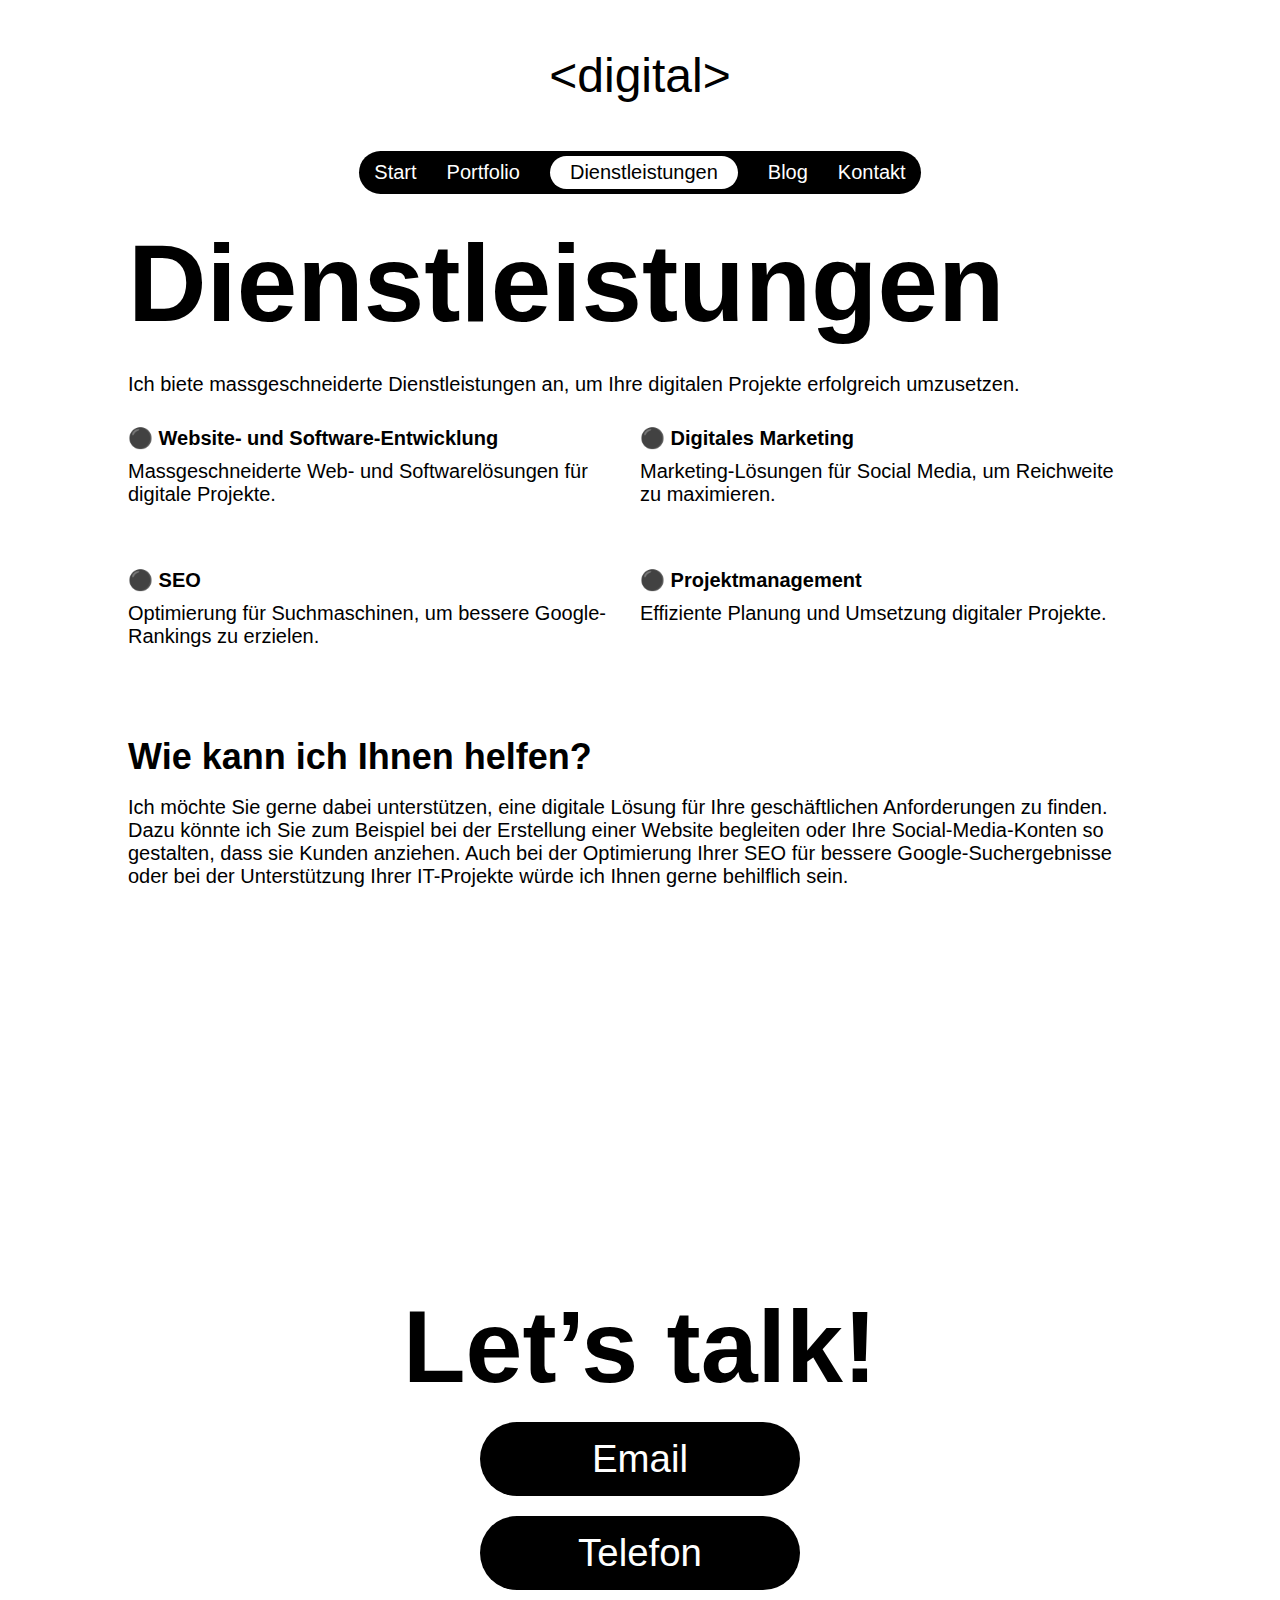
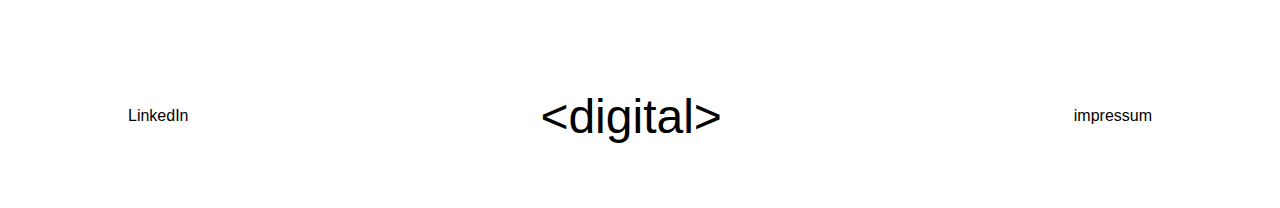
<file: pages/dienstleistungen.html>
<!DOCTYPE html>
<html lang="de">

<head>
    <meta charset="UTF-8">
    <meta name="viewport" content="width=device-width, initial-scale=1.0">
    <title>Dienstleistungen - digital</title>
    <link rel="stylesheet" href="/css/styles.css">
</head>

<body>

    <header>
        <div class="logo">
            <p>&lt;digital&gt;</p>
        </div>
        <div class="nav">
            <div class="hamburger">
                &#9776; <!-- Hamburger icon -->
            </div>
            <ul class="nav-links">
                <li><a href="/index.html">Start</a></li>
                <li><a href="/pages/portfolio.html">Portfolio</a></li>
                <li><a href="/pages/dienstleistungen.html" class="active">Dienstleistungen</a></li>
                <li><a href="/pages/blog.html">Blog</a></li>
                <li><a href="/pages/kontakt.html">Kontakt</a></li>
            </ul>
        </div>
    </header>

    <div class="services-section">
        <h1>Dienstleistungen</h1>
        <p>Ich biete massgeschneiderte Dienstleistungen an, um Ihre digitalen Projekte erfolgreich umzusetzen.</p>
        <div class="services-container">
            <div class="services-item">
                <h4>⚫ Website- und Software-Entwicklung</h4>
                <p>Massgeschneiderte Web- und Softwarelösungen für digitale Projekte.</p>
            </div>
            <div class="services-item">
                <h4>⚫ Digitales Marketing</h4>
                <p>Marketing-Lösungen für Social Media, um Reichweite zu maximieren.</p>
            </div>
            <div class="services-item">
                <h4>⚫ SEO</h4>
                <p>Optimierung für Suchmaschinen, um bessere Google-Rankings zu erzielen.</p>
            </div>
            <div class="services-item">
                <h4>⚫ Projektmanagement</h4>
                <p>Effiziente Planung und Umsetzung digitaler Projekte.</p>
            </div>
        </div>
    </div>

    <div class="video-section">
        <h3>Wie kann ich Ihnen helfen?</h3>
        <div class="video-container">
            <p>Ich möchte Sie gerne dabei unterstützen, eine digitale Lösung für Ihre 
                geschäftlichen Anforderungen zu finden. Dazu könnte ich Sie zum Beispiel 
                bei der Erstellung einer Website begleiten oder Ihre Social-Media-Konten
                 so gestalten, dass sie Kunden anziehen. Auch bei der Optimierung Ihrer
                  SEO für bessere Google-Suchergebnisse oder bei der Unterstützung Ihrer
                   IT-Projekte würde ich Ihnen gerne behilflich sein.</p>
            <div class="video-frame">
                <iframe src="https://www.youtube.com/embed/S7kyyKerAog?si=_Fq66MNBcHLivDIm"
                    title="YouTube Video" frameborder="0"
                    allow="accelerometer; autoplay; clipboard-write; encrypted-media; gyroscope; 
                    picture-in-picture; web-share"
                    referrerpolicy="strict-origin-when-cross-origin" allowfullscreen>
                </iframe>
            </div>
        </div>
    </div>

    <div class="contact-section">
        <p>Let’s talk!</p>
        <div class="contact-buttons-block">
            <button onclick="window.location.href='mailto:hello@digital.ch';">Email</button>
            <button onclick="window.location.href='tel:+41 79 123 45 67';">Telefon</button>
        </div>
    </div>

    <footer>
        <div>
            <a href="https://www.linkedin.com/school/ict-berufsbildung-schweiz/" target="_blank"
                class="footer-link">LinkedIn</a>
        </div>
        <div class="logo">
            <p>&lt;digital&gt;</p>
        </div>
        <div>
            <!-- Trigger/Open The Modal -->
            <p id="myBtn" class="footer-link">impressum</p>
        </div>
    </footer>

    <div id="modal-container"></div>

    <script src="/js/scripts.js"></script>

</body>

</html>
</file>
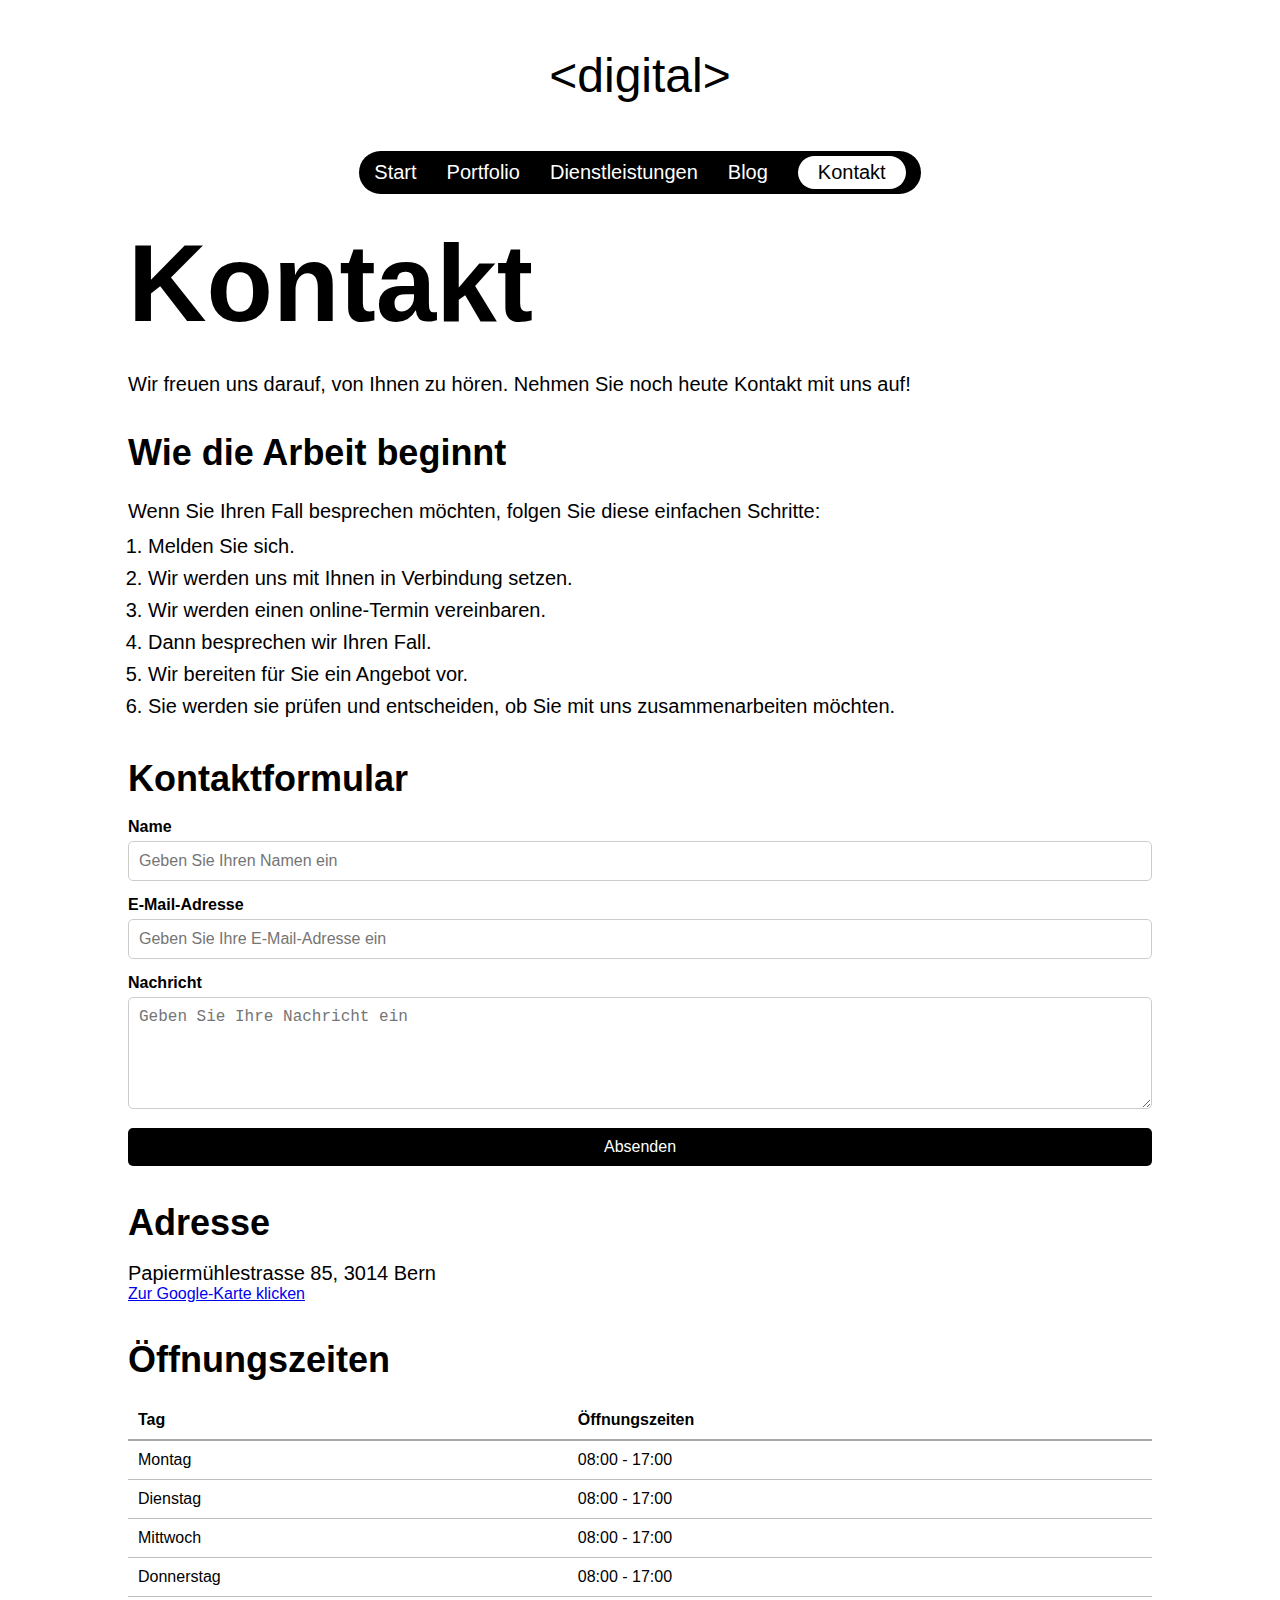
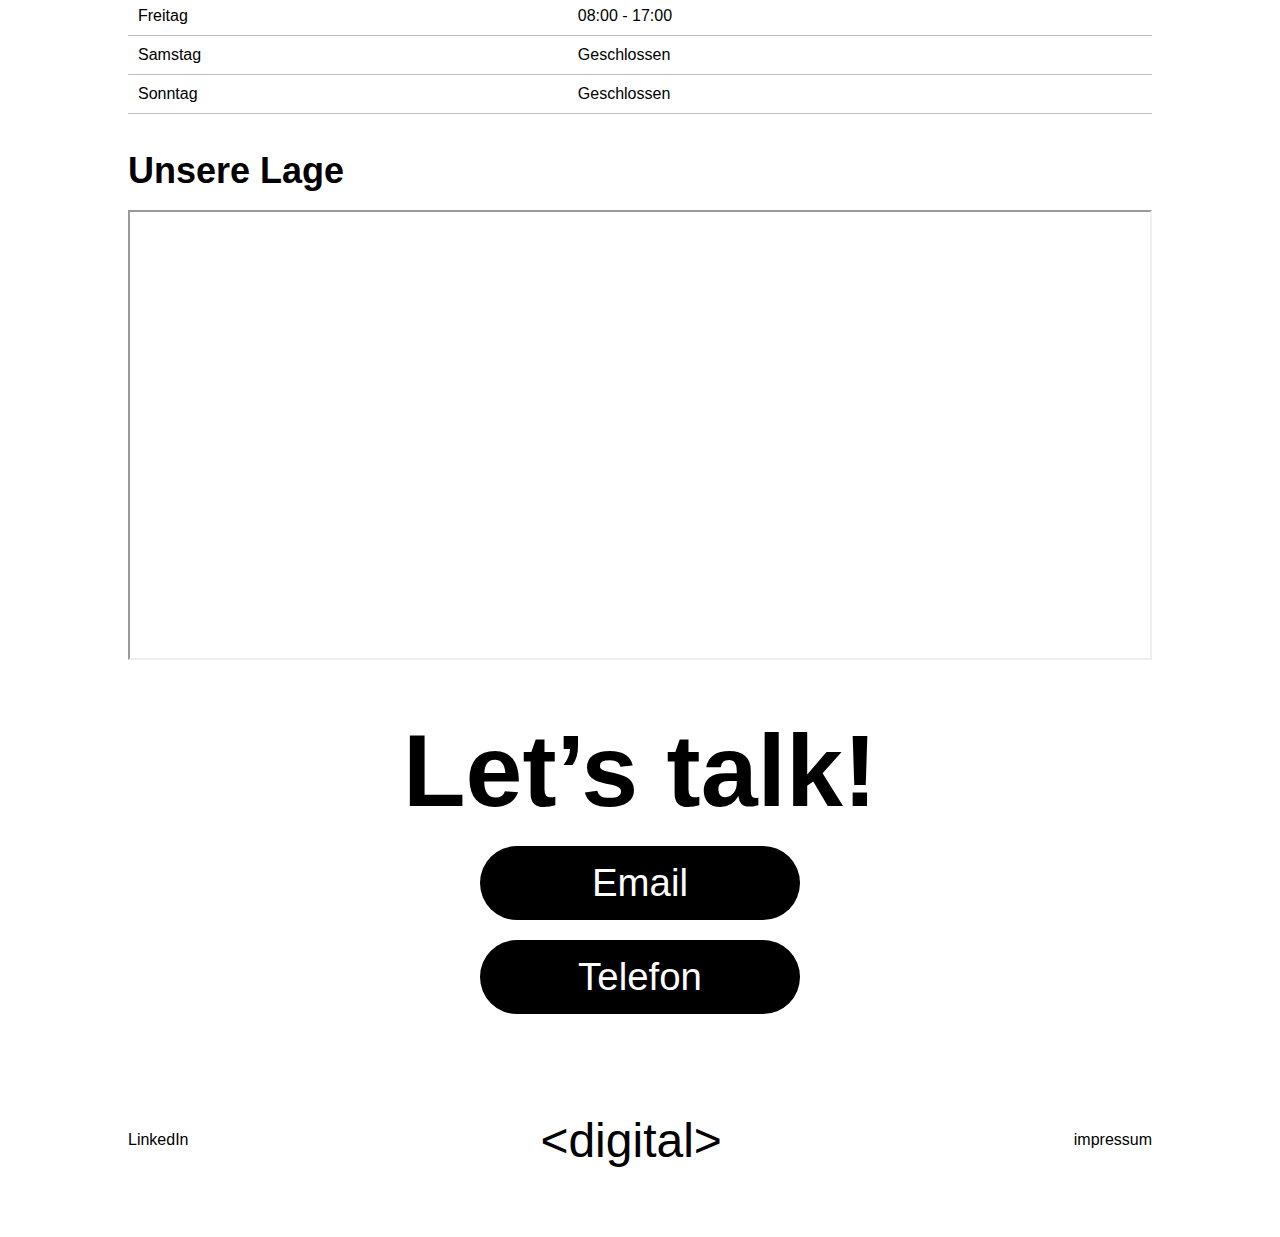
<file: pages/kontakt.html>
<!DOCTYPE html>
<html lang="de">

<head>
    <meta charset="UTF-8">
    <meta name="viewport" content="width=device-width, initial-scale=1.0">
    <title>Kontakt - digital</title>
    <link rel="stylesheet" href="/css/styles.css">
</head>

<body>

    <header>
        <div class="logo">
            <p>&lt;digital&gt;</p>
        </div>
        <div class="nav">
            <div class="hamburger">
                &#9776; <!-- Hamburger icon -->
            </div>
            <ul class="nav-links">
                <li><a href="/index.html">Start</a></li>
                <li><a href="/pages/portfolio.html">Portfolio</a></li>
                <li><a href="/pages/dienstleistungen.html">Dienstleistungen</a></li>
                <li><a href="/pages/blog.html">Blog</a></li>
                <li><a href="/pages/kontakt.html" class="active">Kontakt</a></li>
            </ul>
        </div>
    </header>

    <div>
        <h1>Kontakt</h1>
        <p>Wir freuen uns darauf, von Ihnen zu hören.
            Nehmen Sie noch heute Kontakt mit uns auf!</p>

        <div class="how-the-work-begins">
            <h2>Wie die Arbeit beginnt</h2>
            <p>Wenn Sie Ihren Fall besprechen möchten, folgen Sie diese einfachen
                Schritte:</p>
            <ol>
                <li>Melden Sie sich.</li>
                <li>Wir werden uns mit Ihnen in Verbindung setzen.</li>
                <li>Wir werden einen online-Termin vereinbaren.</li>
                <li>Dann besprechen wir Ihren Fall.</li>
                <li>Wir bereiten für Sie ein Angebot vor.</li>
                <li>Sie werden sie prüfen und entscheiden, ob Sie
                    mit uns zusammenarbeiten möchten.</li>
            </ol>
        </div>

        <div class="contact-form">
            <h3>Kontaktformular</h3>
            <form id="contactForm">
                <div class="form-group">
                    <label for="name">Name</label>
                    <input type="text" id="name" name="name" placeholder="Geben Sie Ihren Namen ein" required>
                    <div class="error" id="nameError"></div>
                </div>

                <div class="form-group">
                    <label for="email">E-Mail-Adresse</label>
                    <input type="email" id="email" name="email" placeholder="Geben Sie Ihre E-Mail-Adresse ein"
                        required>
                    <div class="error" id="emailError"></div>
                </div>

                <div class="form-group">
                    <label for="message">Nachricht</label>
                    <textarea id="message" name="message" placeholder="Geben Sie Ihre Nachricht ein" rows="5"
                        required></textarea>
                    <div class="error" id="messageError"></div>
                </div>

                <button type="submit">Absenden</button>
            </form>
        </div>

        <div>
            <h3>Adresse</h3>
            <p>Papiermühlestrasse 85, 3014 Bern</p>
            <a href="https://maps.app.goo.gl/fXB7u3vDoac2awaE9" target="_blank" rel="noopener noreferrer">Zur
                Google-Karte klicken</a>
        </div>

        <div>
            <h3>Öffnungszeiten</h3>
            <table>
                <thead>
                    <tr>
                        <th>Tag</th>
                        <th>Öffnungszeiten</th>
                    </tr>
                </thead>
                <tbody>
                    <tr>
                        <td>Montag</td>
                        <td>08:00 - 17:00</td>
                    </tr>
                    <tr>
                        <td>Dienstag</td>
                        <td>08:00 - 17:00</td>
                    </tr>
                    <tr>
                        <td>Mittwoch</td>
                        <td>08:00 - 17:00</td>
                    </tr>
                    <tr>
                        <td>Donnerstag</td>
                        <td>08:00 - 17:00</td>
                    </tr>
                    <tr>
                        <td>Freitag</td>
                        <td>08:00 - 17:00</td>
                    </tr>
                    <tr>
                        <td>Samstag</td>
                        <td>Geschlossen</td>
                    </tr>
                    <tr>
                        <td>Sonntag</td>
                        <td>Geschlossen</td>
                    </tr>
                </tbody>
            </table>
        </div>

        <div class="map-container">
            <h3>Unsere Lage</h3>
            <iframe class="map-iframe" title="Google Map"
                src="https://www.google.com/maps/embed?pb=!1m18!1m12!1m3!1d3850.845978860185!2d7.464359941868927!3d46.96248957449629!2m3!1f0!2f0!3f0!3m2!1i1024!2i768!4f13.1!3m3!1m2!1s0x478e39fc8d775553%3A0x7a6cbf0118342d9d!2sWankdorf%20Shopping%20Mall!5e0!3m2!1sen!2sch!4v1743147308670!5m2!1sen!2sch">
            </iframe>
        </div>
    </div>

    <div class="contact-section">
        <p>Let’s talk!</p>
        <div class="contact-buttons-block">
            <button onclick="window.location.href='mailto:hello@digital.ch';">Email</button>
            <button onclick="window.location.href='tel:+41 79 123 45 67';">Telefon</button>
        </div>
    </div>

    <footer>
        <div>
            <a href="https://www.linkedin.com/school/ict-berufsbildung-schweiz/" target="_blank"
                class="footer-link">LinkedIn</a>
        </div>
        <div class="logo">
            <p>&lt;digital&gt;</p>
        </div>
        <div>
            <!-- Trigger/Open The Modal -->
            <p id="myBtn" class="footer-link">impressum</p>
        </div>
    </footer>

    <div id="modal-container"></div>

    <script src="/js/scripts.js"></script>

</body>

</html>
</file>
<file: css/styles.css>
/* CSS reset */

html {
  box-sizing: border-box;
  font-size: 16px;
}

*,
*:before,
*:after {
  box-sizing: inherit;
}

body,
h1,
h2,
h3,
h4,
h5,
h6,
p,
ol,
ul {
  margin: 0;
  padding: 0;
}

ul {
  list-style: none;
}

img {
  max-width: 100%;
  height: auto;
}

/* General styles */

p {
  font-size: 1.25em;
}

ol {
  font-size: 1.25em;
  padding-left: 1em; /* Adjustment for the width of the numbers */
  line-height: 1.6;
}

@media (max-width: 769px) {
  p {
    font-size: 1em;
  }
}

h1 {
  font-size: 8.5vw;
  font-weight: bold;
  margin: 0.25em 0;
}

h2 {
  font-size: 1.75em;
  font-weight: bold;
  margin: 0.5em 0;
}

h3 {
  font-size: 2.25em;
  font-weight: bold;
  margin: 1em 0 0.5em 0;
}

h4 {
  font-size: 1.25em;
  font-weight: bold;
  margin: 0.5em 0;
}

body {
  margin: 0 10%;
  font-family: Arial, sans-serif;
  background-color: white;
  color: black;
}

table {
  width: 100%;
  border-collapse: collapse;
  margin: 20px 0;
  text-align: left;
}

table thead th {
  font-weight: bold;
  padding: 10px;
  border-bottom: 2px solid #a7a7a7;
}

table tbody td {
  padding: 10px;
  border-bottom: 1px solid #a7a7a7c0;
}

/* Header */

header {
  display: flex;
  flex-direction: column;
  justify-content: space-between;
  align-items: center;
}

@media (max-width: 769px) {
  header {
    flex-direction: row;
  }
}

/* Header Logo */

.logo p {
  font-size: 3em;
  /* font-weight: bold; */
  padding: 1em 0;
}

@media (max-width: 769px) {
  .logo p {
    font-size: 2em;
    padding: 0.5em 0;
  }
}

@media (max-width: 481px) {
  .logo p {
    font-size: 2em;
  }
}

/* Header Navigation */

.nav {
  background-color: black;
  padding: 5px 0;
  position: relative;
  color: white;
  display: flex;
  justify-content: space-between;
  align-items: center;
  border-radius: 25px;
}

.nav-links {
  list-style: none;
  padding: 0;
  display: none; /* Hidden by default */
  flex-direction: column;
  align-items: center;
  background: #444;
  position: absolute;
  top: 60px;
  left: 0;
  width: 100%;
}

.nav-links li {
  padding: 15px;
  text-align: center;
}

.nav-links a {
  color: white;
  text-decoration: none;
  display: block;
  font-size: 1.25em;
}

.nav-links a.active {
  color: rgb(0, 0, 0);
  background: white;
  text-decoration: none;
  display: block;
  padding: 5px 20px;
  border-radius: 25px;
}

.hamburger {
  display: block;
  cursor: pointer;
  font-size: 24px;
}

/* Larger screens */

@media (min-width: 769px) {
  .hamburger {
    display: none;
  }

  .nav-links {
    display: flex;
    flex-direction: row;
    position: static;
    background: none;
  }

  .nav-links li {
    padding: 0 15px;
  }
}

/* Smaller screens */

@media (max-width: 769px) {
  .hamburger {
    position: calc(100vh - 50px);
    z-index: 1000;
    font-size: 24px;
    cursor: pointer;
    background-color: black;
    color: white;
    padding: 10px 15px;
    margin: 0 10px;
    border-radius: 50px;
  }

  .nav {
    background: white;
  }

  .nav-links {
    display: none; /* Hidden by default */
    flex-direction: column;
    align-items: flex-start;
    position: fixed;
    top: 35px;
    left: 33vw;
    width: 50%;
    height: 50%;
    background-color: #333;
    padding: 20px;
    z-index: 1100;
    box-shadow: -2px 0 5px rgba(0, 0, 0, 0.5);
    font-size: 1em;
  }

  .nav-links.active {
    display: flex; /* Show the menu when active */
  }
}

/* Hero */

.hero-section {
  padding: 2em 0;
}

.hero-section-cta-scroll-down {
  font-size: 1.25em;
  text-align: right;
  margin: 0 0 1em 0;
}

.hero-section-text {
  display: flex;
  flex-direction: row;
  flex-wrap: nowrap;
  justify-content: space-between;
  text-align: left;
  margin-top: 2em;
}

.hero-section-text-left {
  width: 50%;
}

.hero-section-text-right {
  width: 50%;
}

@media (max-width: 574px) {
  .hero-section-text {
    flex-direction: column;
  }

  .hero-section-text-left {
    margin: 1em 0;
    width: 100%;
  }

  .hero-section-text-right {
    width: 100%;
  }
}

/* Portfolio */

.portfolio-section p {
  padding: 0 0 1em 0;
}

.portfolio-container {
  display: flex;
  flex-wrap: wrap;
  /* padding: 2em 0 0 0; */
}

.portfolio-item {
  width: 50%;
}

@media (max-width: 769px) {
  .portfolio-item {
    width: 100%;
  }
}

/* Video */

.video-section {
}

.video-container p {
  padding: 0 0 1em 0;
}

.video-frame {
  width: 100%;
  text-align: center;
}

.video-frame iframe {
  width: 80%;
  height: calc(50vw * 9 / 16);
}

@media (max-width: 769px) {
  .video-frame iframe {
    width: 100%;
    height: calc(100vw * 7 / 16);
  }
}

/* Services */

.services-container {
  display: flex;
  flex-wrap: wrap;
  /* padding: 2em 0; */
}

.services-item {
  width: 50%;
  padding: 0 1em 2em 0;
}

@media (max-width: 587px) {
  .services-item {
    width: 100%;
  }
}

.services-section p {
  padding: 0 0 1em 0;
}

/* Advisor */

.advisor-section {
  background: black;
  color: white;
  padding: 0.25em 0;
  text-align: center;
  font-size: 7vw;
  font-weight: bold;
  /* margin: 0.5em 0; */
}

/* Testimonials */

.testimonials-section {
  /* padding: 2.5em 0; */
}

blockquote {
  font-style: italic;
  padding: 0 0 2em 0;
  margin: 0;
  display: flex;
  flex-direction: row;
  align-items: end;
}

cite {
  min-width: 25%;
  margin-left: 1em;
}

@media (max-width: 769px) {
  blockquote {
    flex-direction: column;
    align-items: left;
  }

  blockquote p {
    margin: 0 0 1em 0;
  }

  cite {
    min-width: 0;
    margin: 0;
  }
}

@media (max-width: 481px) {
  blockquote {
    flex-direction: column;
    align-items: left;
  }

  blockquote p {
    margin: 0 0 1em 0;
    font-size: 1em;
  }

  cite {
    min-width: 0;
    margin: 0;
    font-size: 0.95em;
  }
}

/* Contact */

.how-the-work-begins h2 {
  font-size: 2.25em;
  font-weight: bold;
  margin: 1em 0 0.5em 0;
}

.how-the-work-begins p {
  line-height: 1.9;
}

@media (max-width: 769px) {
  li {
    font-size: 0.8em;
  }
}

.contact-section {
  padding: 1em 0 1em 0;
  text-align: center;
}

.contact-section p {
  font-size: 8vw;
  font-weight: bold;
}

.contact-buttons-block {
  text-align: center;
  margin: 1em 0 0 0;
}

.contact-section button {
  display: flex;
  flex-direction: column;
  justify-content: center;
  align-items: center;
  background: black;
  color: white;
  border: none;
  padding: 15px 30px;
  margin: 0 auto 0.5em auto;
  cursor: pointer;
  width: 25vw;
  border-radius: 50px;
  font-size: 3vw;
}

.map-container {
  margin: 0;
  padding: 0 0 2em 0;
}

.map-iframe {
  width: 100%;
  height: 450px;
}

/* Contact Form */

.form-group {
  margin-bottom: 15px;
}

label {
  display: block;
  margin-bottom: 5px;
  font-weight: bold;
}

input,
textarea,
button {
  width: 100%;
  padding: 10px;
  border: 1px solid #ccc;
  border-radius: 5px;
  font-size: 16px;
}

.error {
  font-size: 14px;
  margin-top: 5px;
}

button {
  background-color: black;
  color: white;
  border: none;
  cursor: pointer;
  transition: background-color 0.3s;
}

button:hover {
  background-color: #727272;
}

/* Footer */

footer {
  display: flex;
  justify-content: space-between;
  padding: 1em 0;
  align-items: center;
}

@media (max-width: 481px) {
  footer {
    flex-direction: column;
    align-items: center;
    padding: 0.5em 0;
  }
}

.footer-link {
  text-decoration: none;
  color: black;
  font-size: 1em;
}

/* Impressum */

.impressum {
  border: none;
  /* color: white; */
  padding: 15px 32px;
  text-align: center;
  text-decoration: none;
  display: block;
  font-size: 15px;
  margin: 4px 2px;
  border-radius: 4px;
  cursor: pointer;
}

/* Modal */

.modal {
  display: none; /* Hidden by default */
  position: fixed;
  z-index: 1000;
  left: 0;
  top: 0;
  width: 100%;
  height: 100%;
  overflow: auto; /* Enable scroll */
  background-color: rgba(0, 0, 0, 0.4);
}

.modal-content {
  background-color: #fefefe;
  margin: 15% auto;
  padding: 20px;
  border: 1px solid #888;
  width: 100%;
  text-align: center;
}

.boss-image {
  width: 250px;
}

.close {
  color: #aaa;
  float: right;
  font-size: 28px;
  font-weight: bold;
  cursor: pointer;
}

.close:hover,
.close:focus {
  color: black;
  text-decoration: none;
  cursor: pointer;
}

/* Blog */

.blog-post-list-item img {
  width: 100%;
  /* height: 450px; */
  object-fit: cover;
  margin: 1em 0 0 0;
}

/* Blog Post */

.blog-post-list-item {
  margin-bottom: 2em;
}

.blog-post img {
  width: 100%;
  /* height: 450px; */
  object-fit: cover;
  margin: 0 0 2em 0;
}

.read-more {
  margin: 1em 0;
}

/* Image Gallery */

.gallery-image {
  height: auto;
  transition: transform 0.3s ease-in-out;
}
.gallery-image:hover {
  transform: scale(1.05);
}
.gallery-container {
  margin: 16px 0;
}
</file>
